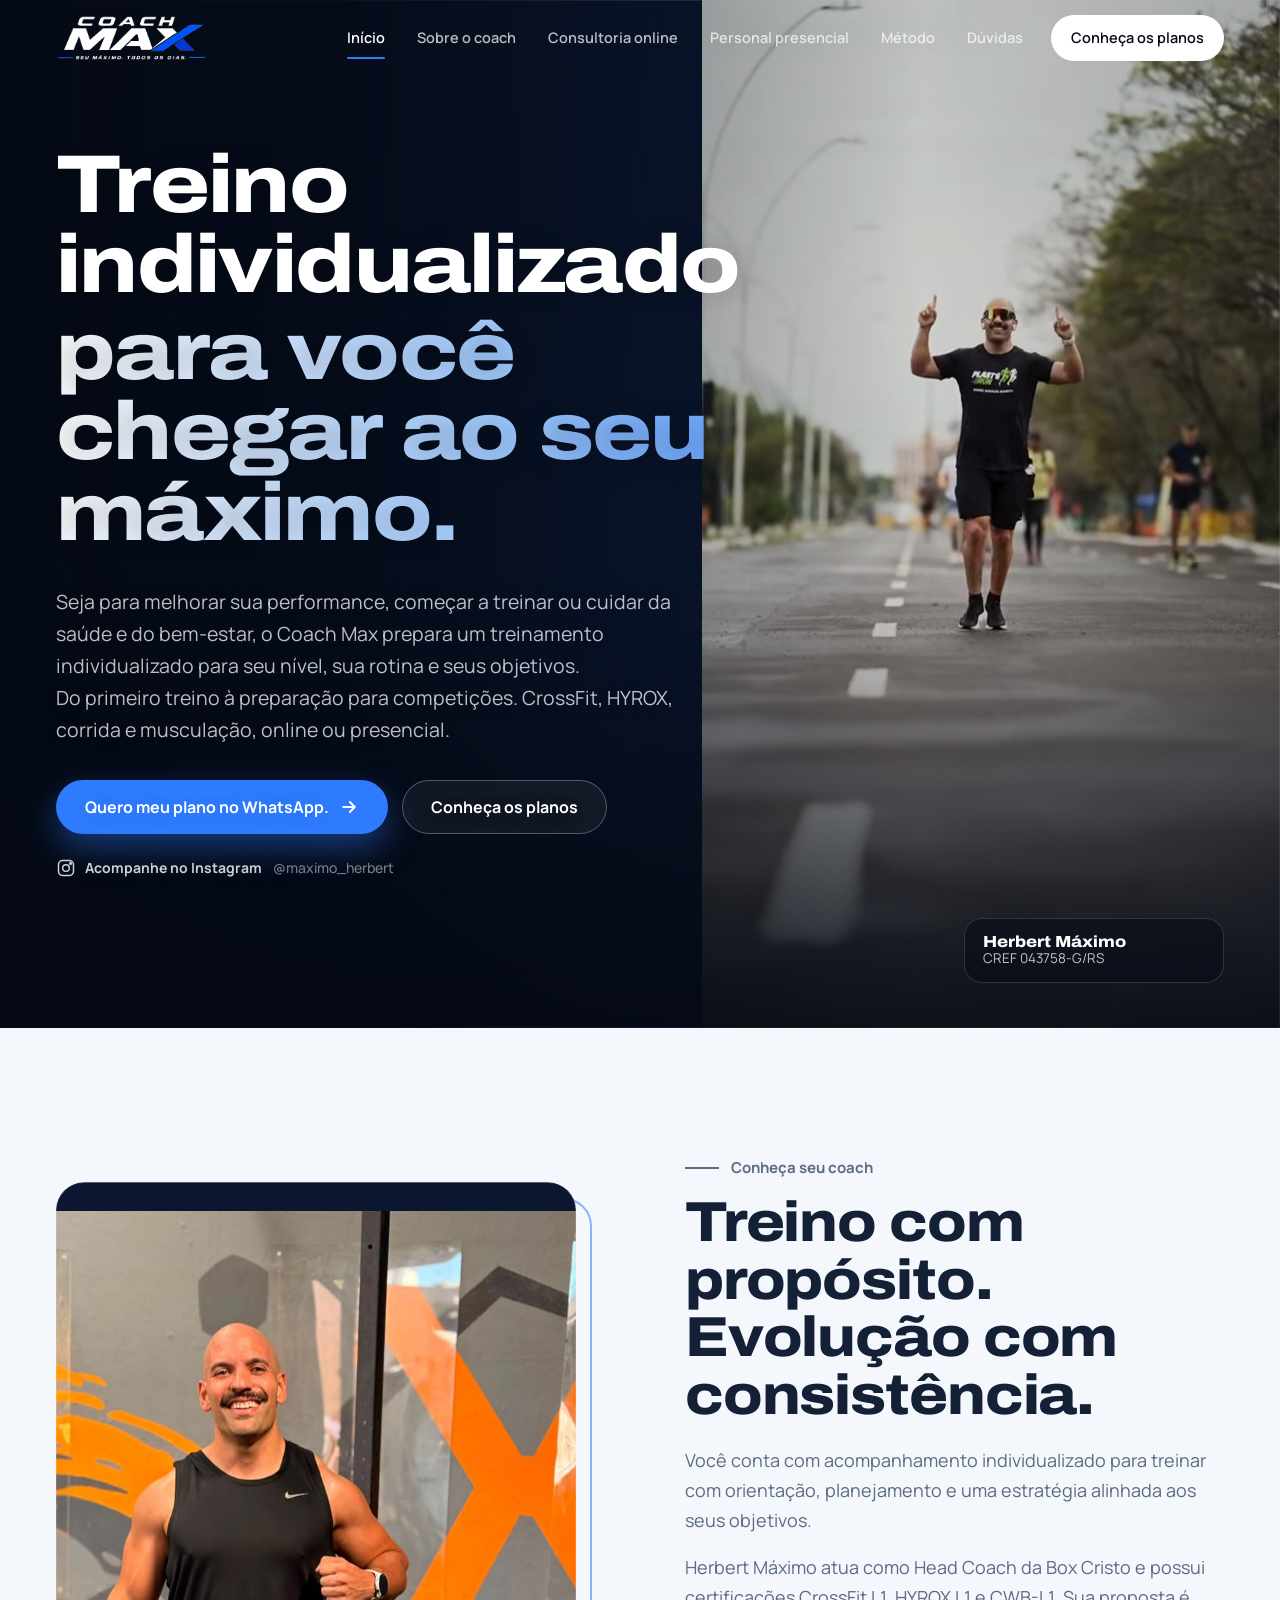
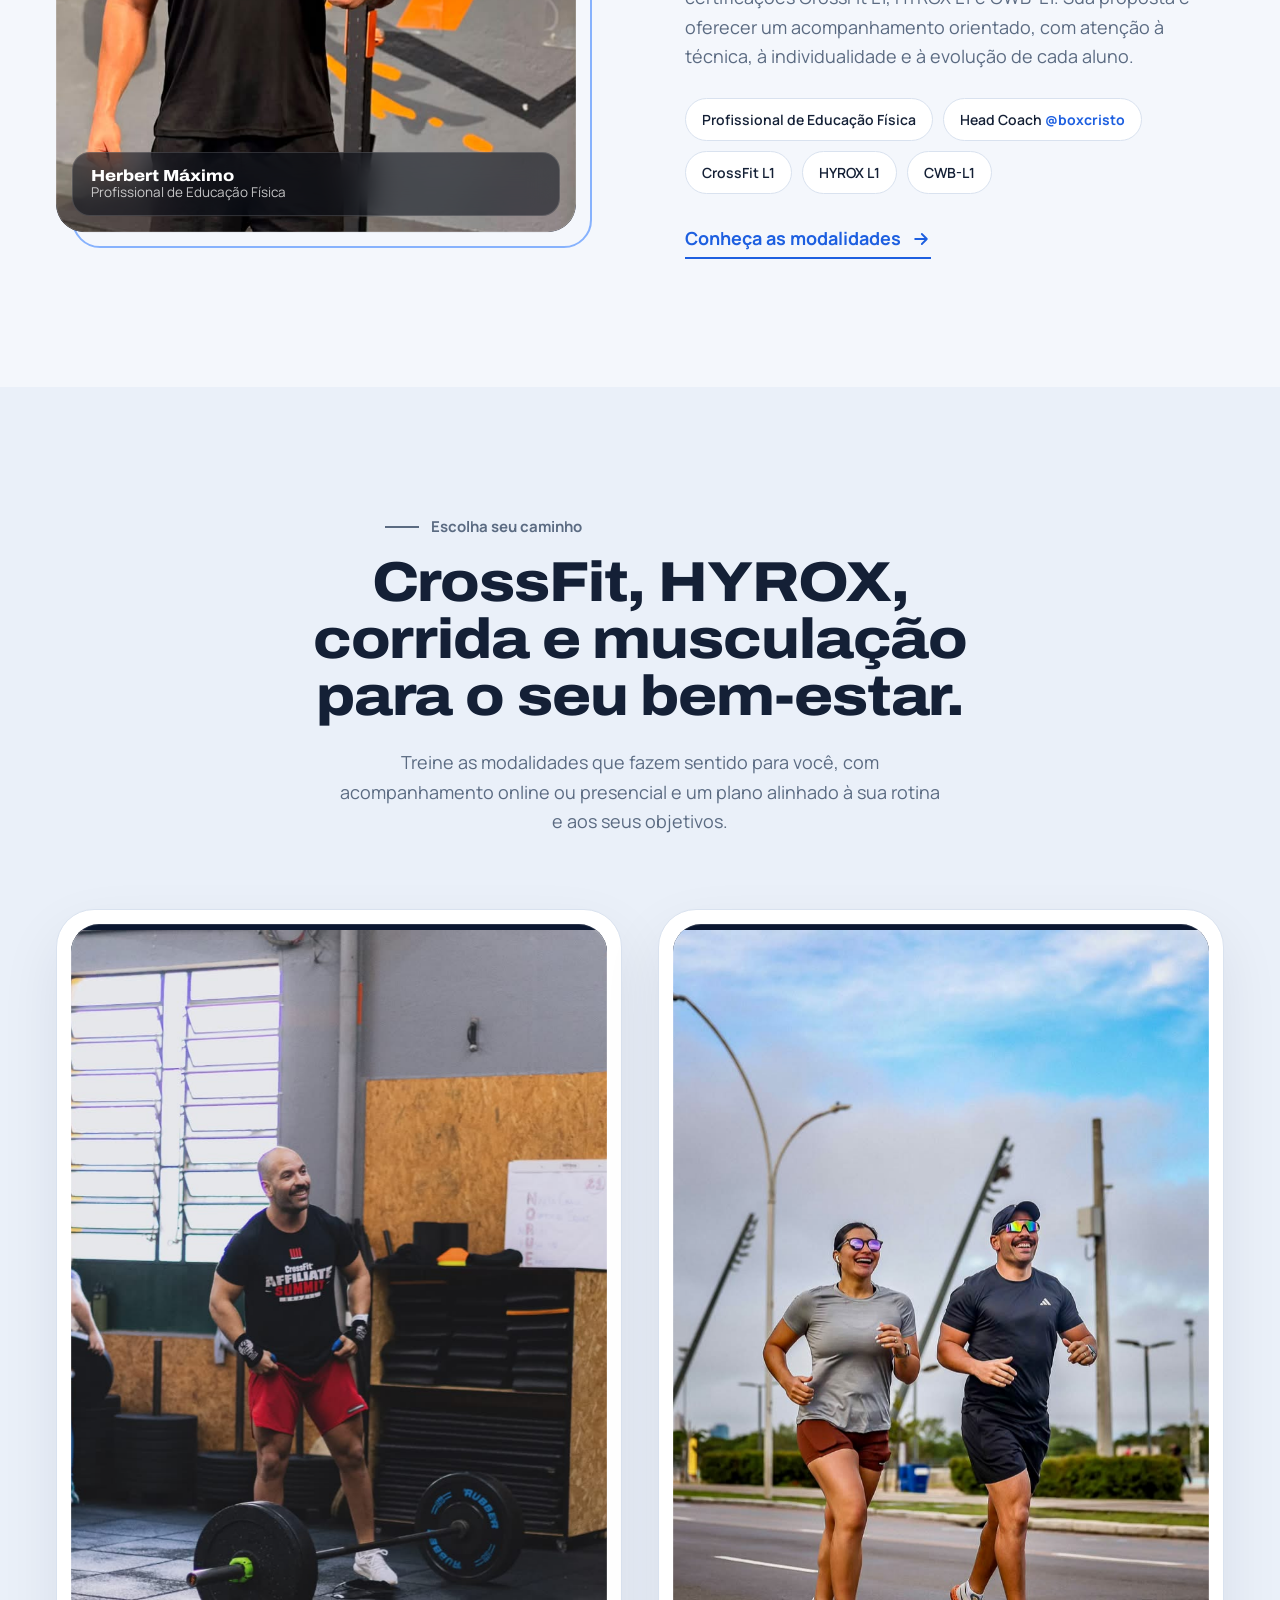
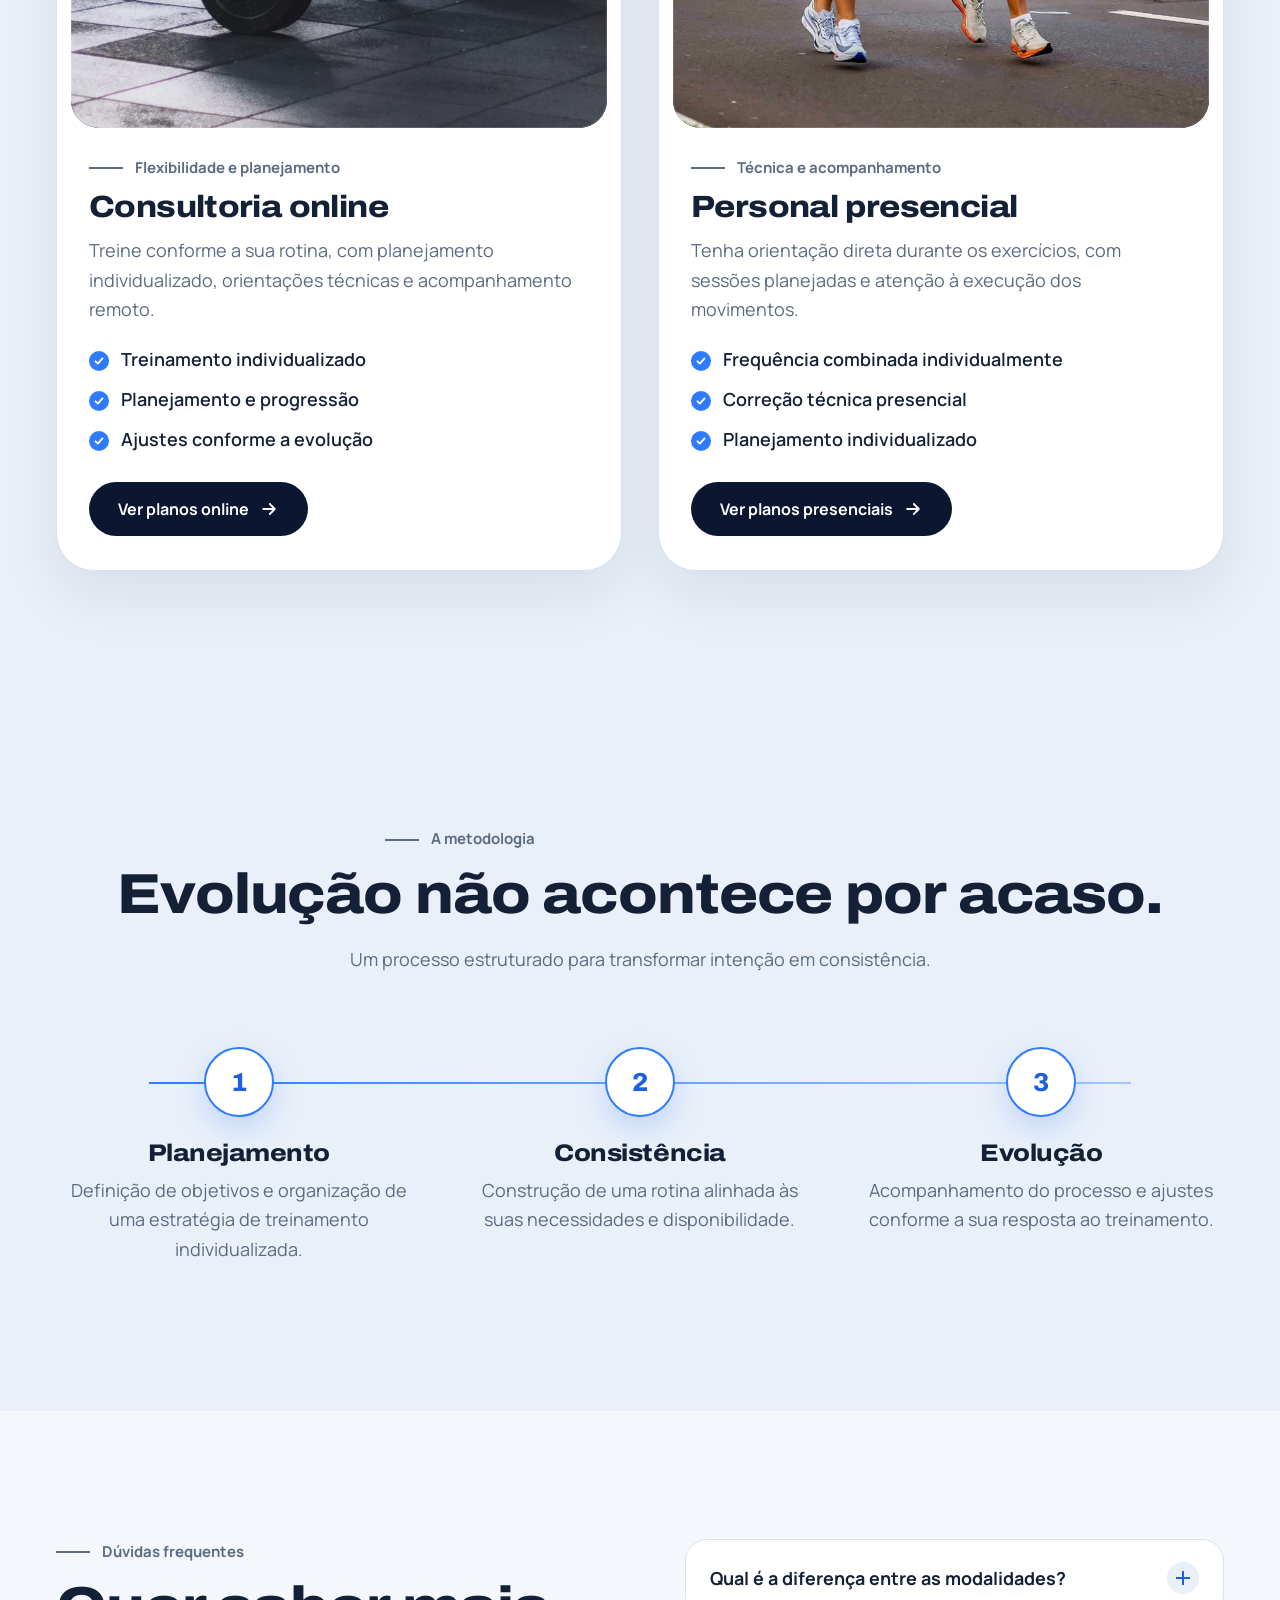
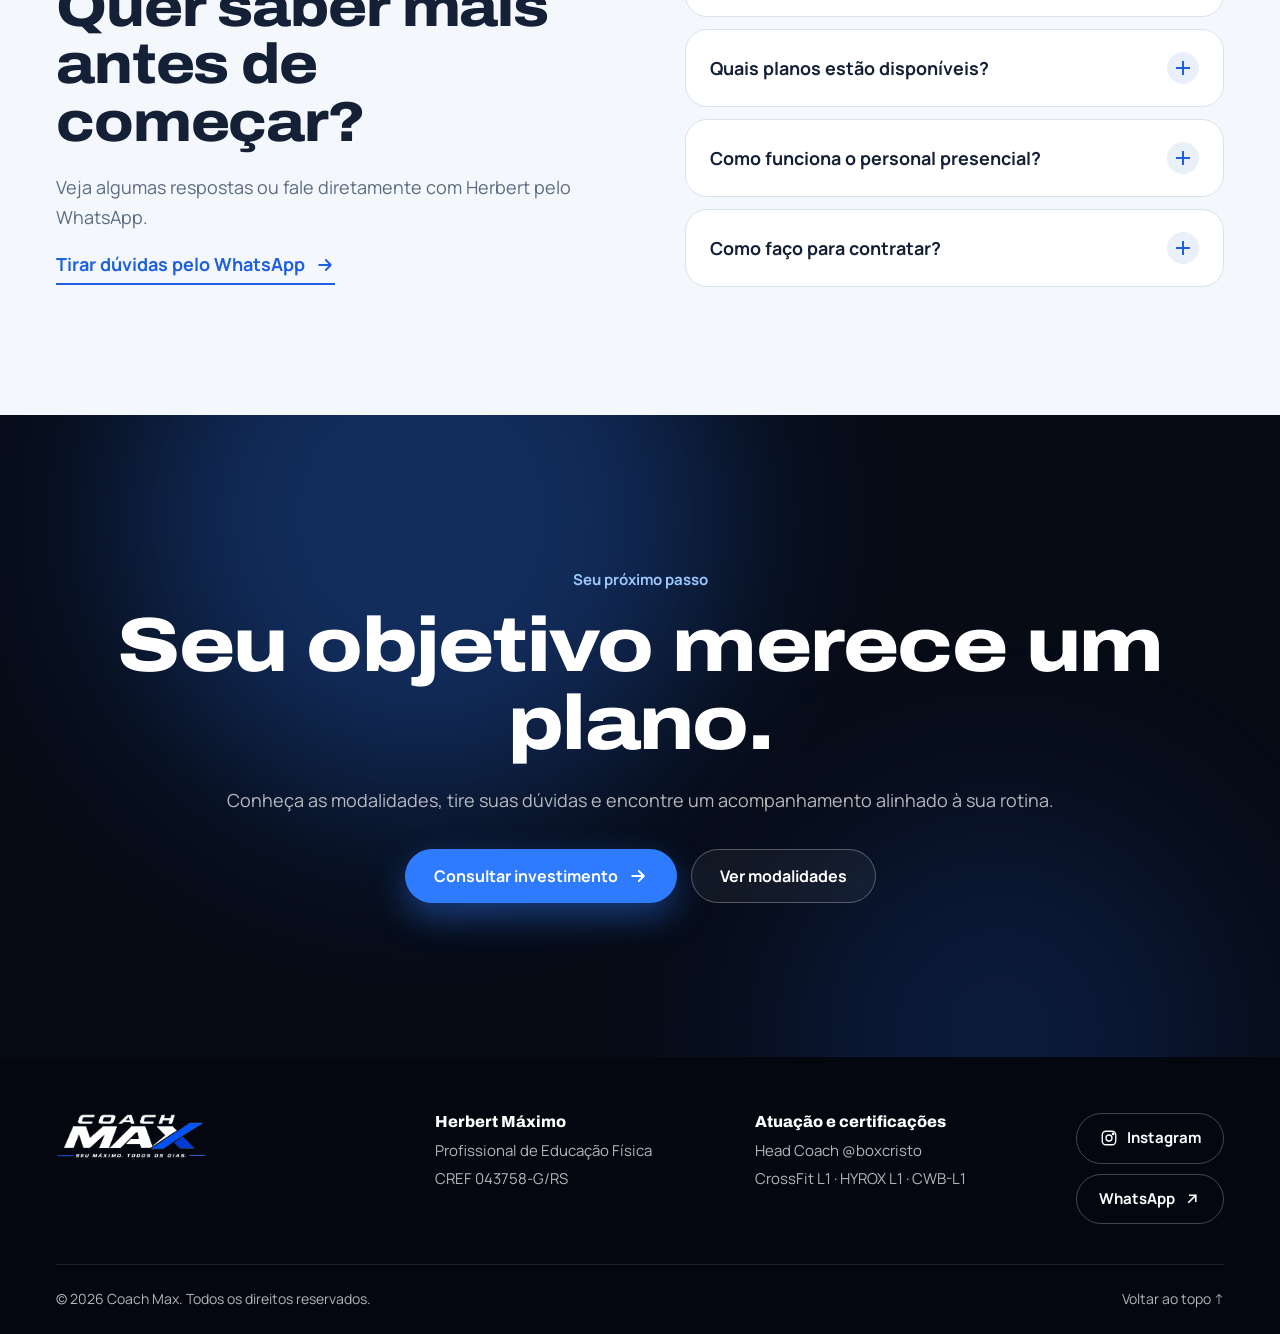
<file: index.html>
<!doctype html>
<html lang="pt-BR">
<head>
  <meta charset="utf-8">
  <meta name="viewport" content="width=device-width, initial-scale=1, viewport-fit=cover">
  <meta name="theme-color" content="#060b16">
  <meta name="description" content="Coach Max — Herbert Máximo. Treinamento individualizado para performance, saúde e bem-estar, com consultoria online e personal presencial.">
  <meta property="og:title" content="Coach Max | Herbert Máximo">
  <meta property="og:description" content="Treinamento individualizado para performance, saúde e bem-estar, com orientação profissional e evolução contínua.">
  <meta property="og:type" content="website">
  <meta property="og:image" content="assets/videos/poster.jpg">
  <title>Coach Max | Treinamento para performance, saúde e bem-estar</title>
  <link rel="preconnect" href="https://fonts.googleapis.com">
  <link rel="preconnect" href="https://fonts.gstatic.com" crossorigin>
  <link href="https://fonts.googleapis.com/css2?family=Archivo:wdth,wght@100,800;112,700;125,800&family=Manrope:wght@400;500;600;700&display=swap" rel="stylesheet">
  <link rel="stylesheet" href="./css/style.css">
  <script>document.documentElement.classList.add("js")</script>
  <script src="js/script.js" defer></script>
</head>
<body>
  <a class="skip-link" href="#conteudo">Pular para o conteúdo</a>
  <div class="progress" aria-hidden="true"><i></i></div>

  <header class="site-header" id="topo">
    <div class="container nav-wrap">
      <a class="brand" href="#inicio" aria-label="Coach Max, início">
        <img class="brand-logo" src="assets/images/coach-max-logo-white.png" alt="Coach Max — Seu máximo. Todos os dias.">
      </a>
      <button class="menu-toggle" type="button" aria-expanded="false" aria-controls="main-nav" aria-label="Abrir menu"><span></span><span></span></button>
      <nav class="main-nav" id="main-nav" aria-label="Navegação principal">
        <a href="#inicio" style="--i:1">Início</a>
        <a href="#sobre" style="--i:2">Sobre o coach</a>
        <a href="#online" style="--i:3">Consultoria online</a>
        <a href="#presencial" style="--i:4">Personal presencial</a>
        <a href="#metodo" style="--i:5">Método</a>
        <a href="#faq" style="--i:6">Dúvidas</a>
        <a class="nav-cta" href="planos.html" style="--i:7">Conheça os planos</a>
        <i class="nav-indicator" aria-hidden="true"></i>
      </nav>
    </div>
  </header>

  <main id="conteudo">
    <!-- HERO -->
    <section class="hero" id="inicio" aria-labelledby="hero-title">
      <div class="hero-bg" aria-hidden="true"><div class="glow g1"></div><div class="glow g2"></div></div>
      <div class="container hero-grid">
        <div class="hero-copy">
          <h1 id="hero-title">
            <span class="line"><span style="--i:1">Treino individualizado</span></span>
            <span class="line"><span style="--i:2" class="soft">para você chegar ao seu máximo.</span></span>
          </h1>
          <p class="hero-lead" data-in style="--i:4">Seja para melhorar sua performance, começar a treinar ou cuidar da saúde e do bem-estar, o Coach Max prepara um treinamento individualizado para seu nível, sua rotina e seus objetivos.<br><span class="hero-support">Do primeiro treino à preparação para competições. CrossFit, HYROX, corrida e musculação, online ou presencial.</span></p>
          <div class="button-row" data-in style="--i:5">
            <a class="btn btn-primary" href="planos.html"><span>Quero meu plano no WhatsApp.</span><svg viewBox="0 0 24 24" aria-hidden="true"><path d="M5 12h14M13 6l6 6-6 6"/></svg></a>
            <a class="btn btn-ghost" href="https://wa.me/5551980130227?text=Ol%C3%A1%2C%20Coach%20Max!%20Conheci%20seu%20site%20e%20gostaria%20de%20saber%20mais%20sobre%20seus%20servi%C3%A7os." target="_blank" rel="noopener noreferrer"><span>Conheça os planos</span></a>
          </div>
          <a class="instagram-link" href="https://www.instagram.com/maximo_herbert/" target="_blank" rel="noopener noreferrer" aria-label="Acompanhe Herbert Máximo no Instagram">
            <svg viewBox="0 0 24 24" aria-hidden="true"><rect x="3" y="3" width="18" height="18" rx="5"/><circle cx="12" cy="12" r="4"/><circle cx="17.5" cy="6.5" r="1"/></svg>
            <span>Acompanhe no Instagram</span><span class="instagram-handle">@maximo_herbert</span>
          </a>
        </div>

        <div class="hero-visual" data-in style="--i:3">
          <div class="frame hero-frame">
            <div class="frame-inner">
              <video class="hero-video" autoplay muted loop playsinline preload="auto" poster="assets/videos/poster.jpg" aria-label="Herbert Máximo correndo em uma avenida">
                <source src="assets/videos/herbert-correndo.webm" type="video/webm; codecs=vp9">
                <source src="assets/videos/herbert-correndo.mp4" type="video/mp4">
              </video>
              <div class="frame-shade"></div>
              <div class="frame-caption"><strong>Herbert Máximo</strong><span>CREF 043758-G/RS</span></div>
            </div>
          </div>
          <svg class="seal" viewBox="0 0 200 200" aria-hidden="true">
            <defs><path id="circ" d="M100,100 m-78,0 a78,78 0 1,1 156,0 a78,78 0 1,1 -156,0"/></defs>
            <text><textPath href="#circ" startOffset="0">CrossFit L1 • HYROX L1 • CWB-L1 • Head Coach •</textPath></text>
            <circle cx="100" cy="100" r="40"/><path d="M82 108l12-24 8 14 6-8 10 18z"/>
          </svg>
        </div>
      </div>
      <a class="scroll-cue" href="#sobre" aria-label="Rolar para conhecer o coach"><i></i><span>Conheça o coach</span></a>
    </section>

    <!-- SOBRE -->
    <section class="section light" id="sobre">
      <div class="container split">
        <div class="frame" data-reveal="frame">
          <div class="frame-inner">
            <img src="assets/images/herbert-treino.webp" alt="Herbert Máximo em pé na academia, pronto para treinar" width="720" height="1280" loading="lazy" class="photo-running-pair" style="object-position:50% 30%" data-parallax>
            <div class="frame-caption"><strong>Herbert Máximo</strong><span>Profissional de Educação Física</span></div>
          </div>
        </div>
        <div class="copy">
          <p class="kicker" data-reveal>Conheça seu coach</p>
          <h2 data-reveal style="--d:80">Treino com propósito.<br>Evolução com consistência.</h2>
          <p data-reveal style="--d:140">Você conta com acompanhamento individualizado para treinar com orientação, planejamento e uma estratégia alinhada aos seus objetivos.</p>
          <p data-reveal style="--d:200">Herbert Máximo atua como Head Coach da Box Cristo e possui certificações CrossFit L1, HYROX L1 e CWB-L1. Sua proposta é oferecer um acompanhamento orientado, com atenção à técnica, à individualidade e à evolução de cada aluno.</p>
          <div class="chips" data-reveal style="--d:260">
            <span>Profissional de Educação Física</span><span>Head Coach <b>@boxcristo</b></span><span>CrossFit L1</span><span>HYROX L1</span><span>CWB-L1</span>
          </div>
          <a class="text-link" href="#modalidades" data-reveal style="--d:320"><span>Conheça as modalidades</span><svg viewBox="0 0 24 24" aria-hidden="true"><path d="M5 12h14M13 6l6 6-6 6"/></svg></a>
        </div>
      </div>
    </section>

    <!-- MODALIDADES -->
    <section class="section pale" id="modalidades">
      <div class="container">
        <div class="heading center">
          <p class="kicker" data-reveal>Escolha seu caminho</p>
          <h2 data-reveal style="--d:80">CrossFit, HYROX,<br>corrida e musculação<br>para o seu bem-estar.</h2>
          <p data-reveal style="--d:140">Treine as modalidades que fazem sentido para você, com acompanhamento online ou presencial e um plano alinhado à sua rotina e aos seus objetivos.</p>
        </div>
        <div class="cards">
          <article class="card" data-reveal style="--d:0">
            <div class="frame frame-wide"><div class="frame-inner"><img src="assets/images/herbert-em-pe.jpeg" alt="Herbert Máximo treinando na barra em uma academia" width="858" height="1280" style="object-position:50% 44%" loading="lazy" class="photo-online" style="object-position:50% 38%" data-parallax></div></div>
            <div class="card-body">
              <p class="kicker">Flexibilidade e planejamento</p>
              <h3>Consultoria online</h3>
              <p>Treine conforme a sua rotina, com planejamento individualizado, orientações técnicas e acompanhamento remoto.</p>
              <ul class="checks"><li>Treinamento individualizado</li><li>Planejamento e progressão</li><li>Ajustes conforme a evolução</li></ul>
              <a class="btn btn-dark" href="planos.html?tipo=online#online"><span>Ver planos online</span><svg viewBox="0 0 24 24" aria-hidden="true"><path d="M5 12h14M13 6l6 6-6 6"/></svg></a>
            </div>
          </article>
          <article class="card" data-reveal style="--d:140">
            <div class="frame frame-wide"><div class="frame-inner"><img src="assets/images/herbert-presencial-corrida.jpeg" alt="Herbert Máximo correndo ao lado de uma atleta" width="858" height="1280" style="object-position:50% 45%" loading="lazy" class="photo-presencial" style="object-position:50% 38%" data-parallax></div></div>
            <div class="card-body">
              <p class="kicker">Técnica e acompanhamento</p>
              <h3>Personal presencial</h3>
              <p>Tenha orientação direta durante os exercícios, com sessões planejadas e atenção à execução dos movimentos.</p>
              <ul class="checks"><li>Frequência combinada individualmente</li><li>Correção técnica presencial</li><li>Planejamento individualizado</li></ul>
              <a class="btn btn-dark" href="planos.html?tipo=presencial#presencial"><span>Ver planos presenciais</span><svg viewBox="0 0 24 24" aria-hidden="true"><path d="M5 12h14M13 6l6 6-6 6"/></svg></a>
            </div>
          </article>
        </div>
      </div>
    </section>


    <!-- MÉTODO -->
    <section class="section pale" id="metodo">
      <div class="container">
        <div class="heading center">
          <p class="kicker" data-reveal>A metodologia</p>
          <h2 data-reveal style="--d:80">Evolução não acontece por acaso.</h2>
          <p data-reveal style="--d:140">Um processo estruturado para transformar intenção em consistência.</p>
        </div>
        <div class="steps" data-reveal="line">
          <article data-reveal style="--d:100"><span>1</span><h3>Planejamento</h3><p>Definição de objetivos e organização de uma estratégia de treinamento individualizada.</p></article>
          <article data-reveal style="--d:260"><span>2</span><h3>Consistência</h3><p>Construção de uma rotina alinhada às suas necessidades e disponibilidade.</p></article>
          <article data-reveal style="--d:420"><span>3</span><h3>Evolução</h3><p>Acompanhamento do processo e ajustes conforme a sua resposta ao treinamento.</p></article>
        </div>
      </div>
    </section>

    <!-- FAQ -->
    <section class="section light" id="faq">
      <div class="container split faq">
        <div class="copy">
          <p class="kicker" data-reveal>Dúvidas frequentes</p>
          <h2 data-reveal style="--d:80">Quer saber mais antes de começar?</h2>
          <p data-reveal style="--d:140">Veja algumas respostas ou fale diretamente com Herbert pelo WhatsApp.</p>
          <a class="text-link" data-reveal style="--d:200" href="https://wa.me/5551980130227?text=Ol%C3%A1%2C%20Coach%20Max!%20Tenho%20algumas%20d%C3%BAvidas%20sobre%20seus%20servi%C3%A7os." target="_blank" rel="noopener noreferrer"><span>Tirar dúvidas pelo WhatsApp</span><svg viewBox="0 0 24 24" aria-hidden="true"><path d="M5 12h14M13 6l6 6-6 6"/></svg></a>
        </div>
        <div class="acc" data-reveal="right">
          <div class="acc-item"><h3><button type="button" aria-expanded="false">Qual é a diferença entre as modalidades?<i aria-hidden="true"></i></button></h3><div class="acc-panel"><div><p>A consultoria online oferece planejamento e acompanhamento remoto. O personal presencial inclui sessões com orientação direta durante os exercícios.</p></div></div></div>
          <div class="acc-item"><h3><button type="button" aria-expanded="false">Quais planos estão disponíveis?<i aria-hidden="true"></i></button></h3><div class="acc-panel"><div><p>As duas modalidades possuem opções mensal, bimestral e trimestral. Entre em contato para consultar o investimento e as condições.</p></div></div></div>
          <div class="acc-item"><h3><button type="button" aria-expanded="false">Como funciona o personal presencial?<i aria-hidden="true"></i></button></h3><div class="acc-panel"><div><p>O acompanhamento pode ser online ou presencial. No presencial, a quantidade e a frequência das sessões são combinadas individualmente com Herbert, conforme os objetivos e a rotina de cada aluno.</p></div></div></div>
          <div class="acc-item"><h3><button type="button" aria-expanded="false">Como faço para contratar?<i aria-hidden="true"></i></button></h3><div class="acc-panel"><div><p>Escolha a modalidade, selecione o plano e toque em “Enviar no WhatsApp” para conversar diretamente com Herbert, com a mensagem já preenchida.</p></div></div></div>
        </div>
      </div>
    </section>

    <!-- CTA -->
    <section class="section dark final" id="contato">
      <div class="glow g1" aria-hidden="true"></div><div class="glow g2" aria-hidden="true"></div>
      <div class="container center">
        <p class="kicker" data-reveal>Seu próximo passo</p>
        <h2 data-reveal style="--d:80">Seu objetivo merece um plano.</h2>
        <p data-reveal style="--d:140">Conheça as modalidades, tire suas dúvidas e encontre um acompanhamento alinhado à sua rotina.</p>
        <div class="button-row center-row" data-reveal style="--d:200">
          <a class="btn btn-primary" href="https://wa.me/5551980130227?text=Ol%C3%A1%2C%20Coach%20Max!%20Conheci%20seu%20site%20e%20gostaria%20de%20consultar%20os%20investimentos%20dos%20planos." target="_blank" rel="noopener noreferrer"><span>Consultar investimento</span><svg viewBox="0 0 24 24" aria-hidden="true"><path d="M5 12h14M13 6l6 6-6 6"/></svg></a>
          <a class="btn btn-ghost" href="planos.html"><span>Ver modalidades</span></a>
        </div>
      </div>
    </section>
  </main>

  <footer class="site-footer">
    <div class="container footer-main">
      <a class="brand" href="#inicio"><img class="brand-logo" src="assets/images/coach-max-logo-white.png" alt="Coach Max — Seu máximo. Todos os dias."></a>
      <div class="footer-info"><strong>Herbert Máximo</strong><span>Profissional de Educação Física</span><span>CREF 043758-G/RS</span></div>
      <div class="footer-info"><strong>Atuação e certificações</strong><span>Head Coach @boxcristo</span><span>CrossFit L1 · HYROX L1 · CWB-L1</span></div>
      <div class="footer-socials">
        <a class="footer-social instagram-social" href="https://www.instagram.com/maximo_herbert/" target="_blank" rel="noopener noreferrer" aria-label="Instagram de Herbert Máximo">
          <svg viewBox="0 0 24 24" aria-hidden="true"><rect x="3" y="3" width="18" height="18" rx="5"/><circle cx="12" cy="12" r="4"/><circle cx="17.5" cy="6.5" r="1"/></svg><span>Instagram</span>
        </a>
        <a class="footer-wa" href="https://wa.me/5551980130227" target="_blank" rel="noopener noreferrer"><span>WhatsApp</span><svg viewBox="0 0 24 24" aria-hidden="true"><path d="M7 17L17 7M8 7h9v9"/></svg></a>
      </div>
    </div>
    <div class="container footer-bottom"><span>© <span id="current-year">2026</span> Coach Max. Todos os direitos reservados.</span><a href="#topo">Voltar ao topo ↑</a></div>
  </footer>

  <a class="floating-wa" href="https://wa.me/5551980130227?text=Ol%C3%A1%2C%20Coach%20Max!%20Gostaria%20de%20saber%20mais%20sobre%20seus%20servi%C3%A7os." target="_blank" rel="noopener noreferrer" aria-label="Falar com Herbert pelo WhatsApp">
    <svg viewBox="0 0 24 24" aria-hidden="true"><path d="M20.52 3.48A11.83 11.83 0 0 0 12.1 0C5.55 0 .22 5.33.22 11.88c0 2.1.55 4.15 1.6 5.96L.12 24l6.32-1.66a11.9 11.9 0 0 0 5.66 1.44h.01c6.55 0 11.88-5.33 11.88-11.88 0-3.17-1.23-6.15-3.47-8.42ZM12.1 21.75a9.9 9.9 0 0 1-5.04-1.38l-.36-.21-3.75.98 1-3.66-.23-.38a9.85 9.85 0 0 1-1.51-5.22c0-5.45 4.44-9.89 9.9-9.89a9.82 9.82 0 0 1 7 2.9 9.83 9.83 0 0 1 2.9 7c0 5.46-4.44 9.9-9.9 9.9Zm5.43-7.41c-.3-.15-1.77-.87-2.04-.97-.27-.1-.47-.15-.67.15-.2.3-.77.97-.95 1.17-.17.2-.35.22-.65.07-.3-.15-1.26-.46-2.4-1.47-.89-.79-1.49-1.77-1.66-2.07-.17-.3-.02-.46.13-.61.13-.13.3-.35.45-.52.15-.17.2-.3.3-.5.1-.2.05-.37-.02-.52-.08-.15-.67-1.62-.92-2.22-.24-.58-.49-.5-.67-.51h-.57c-.2 0-.52.07-.79.37-.27.3-1.04 1.02-1.04 2.49s1.07 2.89 1.22 3.09c.15.2 2.1 3.2 5.08 4.49.71.31 1.26.5 1.69.64.71.23 1.35.2 1.86.12.57-.08 1.77-.72 2.02-1.42.25-.7.25-1.3.17-1.42-.07-.13-.27-.2-.57-.35Z"/></svg>
  </a>
</body>
</html>
</file>
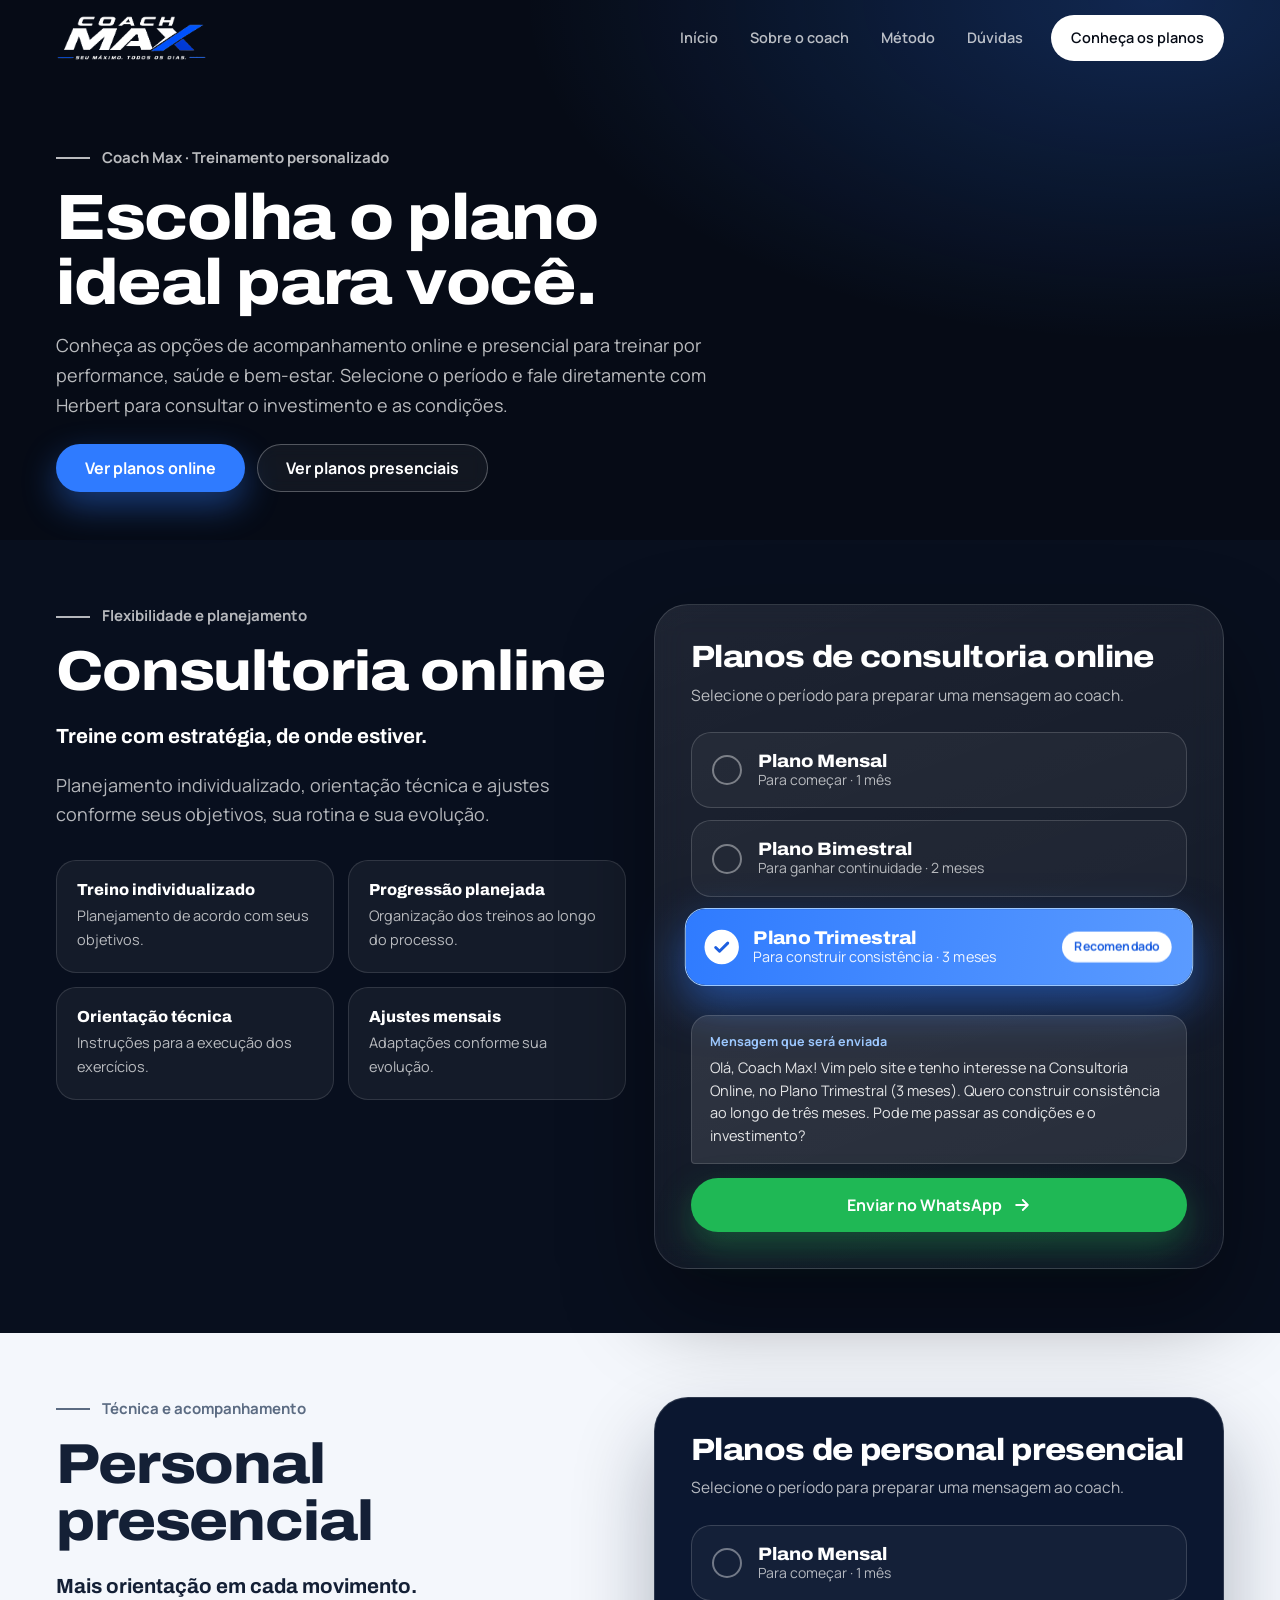
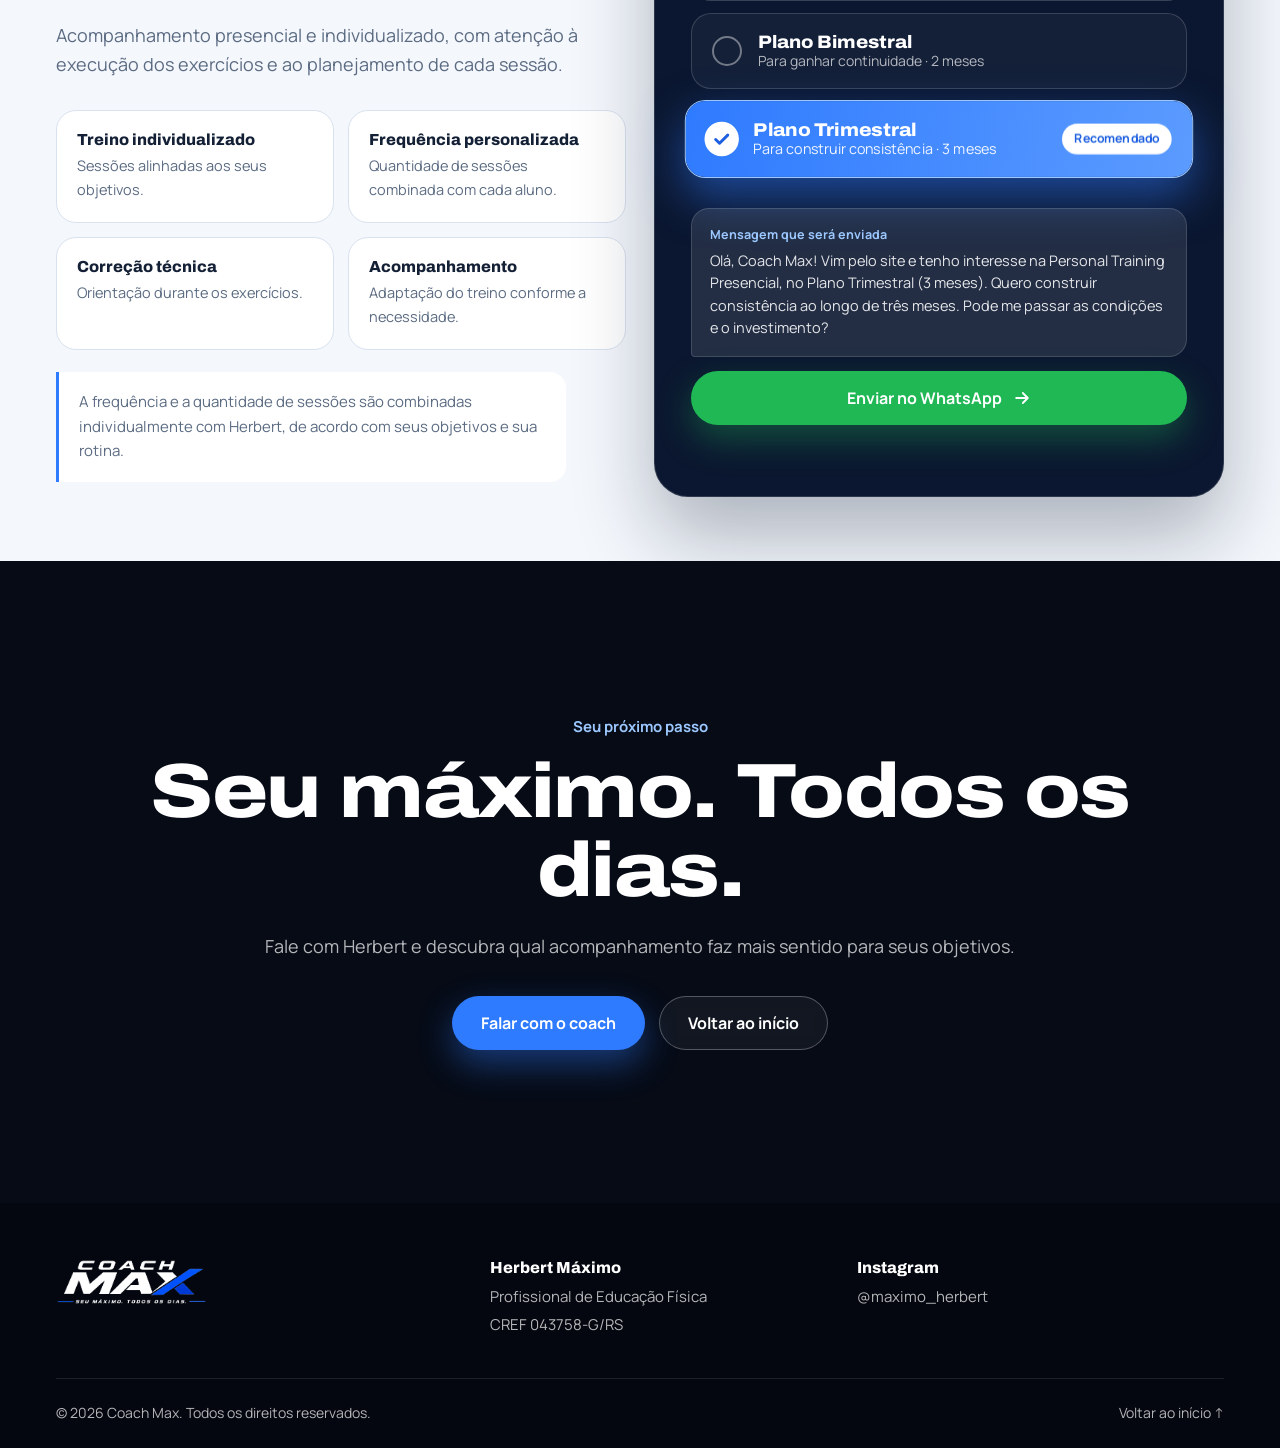
<file: planos.html>
<!doctype html>
<html lang="pt-BR" class="js">
<head>
  <meta charset="utf-8">
  <meta name="viewport" content="width=device-width, initial-scale=1">
  <meta name="theme-color" content="#060b16">
  <meta name="description" content="Conheça os planos de treinamento individualizado do Coach Max para performance, saúde e bem-estar, online ou presencial.">

  <title>Planos de treinamento | Coach Max — Online e presencial</title>

  <link rel="preconnect" href="https://fonts.googleapis.com">
  <link rel="preconnect" href="https://fonts.gstatic.com" crossorigin>

  <link href="https://fonts.googleapis.com/css2?family=Archivo:wght@400;500;600;700;800;900&family=Manrope:wght@400;500;600;700;800&display=swap" rel="stylesheet">

  <link rel="stylesheet" href="./css/style.css">
</head>

<body>

  <a class="skip-link" href="#conteudo">
    Pular para o conteúdo
  </a>

  <div class="progress" aria-hidden="true">
    <i></i>
  </div>

  <!-- CABEÇALHO -->
  <header class="site-header" id="topo">
    <div class="container nav-wrap">

      <a class="brand" href="index.html#inicio" aria-label="Coach Max, início">
        <img
          class="brand-logo"
          src="assets/images/coach-max-logo-white.png"
          alt="Coach Max — Seu máximo. Todos os dias."
        >
      </a>

      <button
        class="menu-toggle"
        type="button"
        aria-expanded="false"
        aria-controls="main-nav"
        aria-label="Abrir menu"
      >
        <span></span>
        <span></span>
      </button>

      <nav class="main-nav" id="main-nav" aria-label="Navegação principal">

        <a href="index.html#inicio" style="--i:1">
          Início
        </a>

        <a href="index.html#sobre" style="--i:2">
          Sobre o coach
        </a>

        <a href="index.html#metodo" style="--i:3">
          Método
        </a>

        <a href="index.html#faq" style="--i:4">
          Dúvidas
        </a>

        <a class="nav-cta" href="planos.html" style="--i:5">
          Conheça os planos
        </a>

        <i class="nav-indicator" aria-hidden="true"></i>

      </nav>
    </div>
  </header>

  <!-- CONTEÚDO PRINCIPAL -->
  <main id="conteudo">

    <!-- HERO DOS PLANOS -->
    <section class="plans-page-hero">
      <div class="container">

        <p class="kicker">
          Coach Max · Treinamento personalizado
        </p>

        <h1>
          Escolha o plano ideal para você.
        </h1>

        <p>
          Conheça as opções de acompanhamento online e presencial para treinar por performance, saúde e bem-estar.
          Selecione o período e fale diretamente com Herbert para
          consultar o investimento e as condições.
        </p>

        <div class="plans-page-actions">

          <a class="btn btn-primary" href="#online">
            <span>Ver planos online</span>
          </a>

          <a class="btn btn-ghost" href="#presencial">
            <span>Ver planos presenciais</span>
          </a>

        </div>
      </div>
    </section>

    <!-- CONSULTORIA ONLINE -->
    <section class="plans-page-section dark" id="online">

      <div class="container plans-page-grid">

        <div class="copy">

          <p class="kicker">
            Flexibilidade e planejamento
          </p>

          <h2>
            Consultoria online
          </h2>

          <p class="lead">
            Treine com estratégia, de onde estiver.
          </p>

          <p>
            Planejamento individualizado, orientação técnica e ajustes
            conforme seus objetivos, sua rotina e sua evolução.
          </p>

          <div class="included">

            <div>
              <strong>Treino individualizado</strong>
              <p>
                Planejamento de acordo com seus objetivos.
              </p>
            </div>

            <div>
              <strong>Progressão planejada</strong>
              <p>
                Organização dos treinos ao longo do processo.
              </p>
            </div>

            <div>
              <strong>Orientação técnica</strong>
              <p>
                Instruções para a execução dos exercícios.
              </p>
            </div>

            <div>
              <strong>Ajustes mensais</strong>
              <p>
                Adaptações conforme sua evolução.
              </p>
            </div>

          </div>
        </div>

        <div class="panel">

          <h3>
            Planos de consultoria online
          </h3>

          <p class="panel-intro">
            Selecione o período para preparar uma mensagem ao coach.
          </p>

          <div
            class="plans"
            data-service="Consultoria Online"
            data-group="online"
          ></div>

        </div>

      </div>
    </section>

    <!-- PERSONAL PRESENCIAL -->
    <section class="plans-page-section light" id="presencial">

      <div class="container plans-page-grid">

        <div class="copy">

          <p class="kicker">
            Técnica e acompanhamento
          </p>

          <h2>
            Personal presencial
          </h2>

          <p class="lead">
            Mais orientação em cada movimento.
          </p>

          <p>
            Acompanhamento presencial e individualizado, com atenção
            à execução dos exercícios e ao planejamento de cada sessão.
          </p>

          <div class="included">

            <div>
              <strong>Treino individualizado</strong>
              <p>
                Sessões alinhadas aos seus objetivos.
              </p>
            </div>

            <div>
              <strong>Frequência personalizada</strong>
              <p>
                Quantidade de sessões combinada com cada aluno.
              </p>
            </div>

            <div>
              <strong>Correção técnica</strong>
              <p>
                Orientação durante os exercícios.
              </p>
            </div>

            <div>
              <strong>Acompanhamento</strong>
              <p>
                Adaptação do treino conforme a necessidade.
              </p>
            </div>

          </div>

          <p class="note">
            A frequência e a quantidade de sessões são combinadas
            individualmente com Herbert, de acordo com seus objetivos e sua rotina.
          </p>

        </div>

        <div class="panel panel-light">

          <h3>
            Planos de personal presencial
          </h3>

          <p class="panel-intro">
            Selecione o período para preparar uma mensagem ao coach.
          </p>

          <div
            class="plans"
            data-service="Personal Training Presencial"
            data-group="presencial"
          ></div>

        </div>

      </div>
    </section>

    <!-- CHAMADA FINAL -->
    <section class="section dark final">

      <div class="container center">

        <p class="kicker">
          Seu próximo passo
        </p>

        <h2>
          Seu máximo. Todos os dias.
        </h2>

        <p>
          Fale com Herbert e descubra qual acompanhamento faz
          mais sentido para seus objetivos.
        </p>

        <div class="button-row center-row">

          <a
            class="btn btn-primary"
            href="https://wa.me/5551980130227?text=Ol%C3%A1%2C%20Coach%20Max!%20Vim%20pela%20p%C3%A1gina%20de%20planos%20do%20site%20e%20gostaria%20de%20consultar%20as%20condi%C3%A7%C3%B5es."
            target="_blank"
            rel="noopener noreferrer"
          >
            <span>Falar com o coach</span>
          </a>

          <a class="btn btn-ghost" href="index.html">
            <span>Voltar ao início</span>
          </a>

        </div>
      </div>
    </section>

  </main>

  <!-- RODAPÉ -->
  <footer class="site-footer">

    <div class="container footer-main">

      <a class="brand" href="index.html#inicio">
        <img
          class="brand-logo"
          src="assets/images/coach-max-logo-white.png"
          alt="Coach Max — Seu máximo. Todos os dias."
        >
      </a>

      <div class="footer-info">

        <strong>Herbert Máximo</strong>

        <span>
          Profissional de Educação Física
        </span>

        <span>
          CREF 043758-G/RS
        </span>

      </div>

      <div class="footer-info">

        <strong>Instagram</strong>

        <a
          href="https://www.instagram.com/maximo_herbert/"
          target="_blank"
          rel="noopener noreferrer"
        >
          @maximo_herbert
        </a>

      </div>

    </div>

    <div class="container footer-bottom">

      <span>
        © <span id="current-year"></span> Coach Max.
        Todos os direitos reservados.
      </span>

      <a href="index.html#inicio">
        Voltar ao início ↑
      </a>

    </div>

  </footer>

  <!-- BOTÃO FLUTUANTE ORIGINAL DO WHATSAPP -->
  <a
    class="floating-wa"
    href="https://wa.me/5551980130227?text=Ol%C3%A1%2C%20Coach%20Max!%20Gostaria%20de%20saber%20mais%20sobre%20seus%20servi%C3%A7os."
    target="_blank"
    rel="noopener noreferrer"
    aria-label="Falar com Herbert pelo WhatsApp"
  >
    <svg viewBox="0 0 24 24" aria-hidden="true">
      <path d="M20.52 3.48A11.83 11.83 0 0 0 12.1 0C5.55 0 .22 5.33.22 11.88c0 2.1.55 4.15 1.6 5.96L.12 24l6.32-1.66a11.9 11.9 0 0 0 5.66 1.44h.01c6.55 0 11.88-5.33 11.88-11.88 0-3.17-1.23-6.15-3.47-8.42ZM12.1 21.75a9.9 9.9 0 0 1-5.04-1.38l-.36-.21-3.75.98 1-3.66-.23-.38a9.85 9.85 0 0 1-1.51-5.22c0-5.45 4.44-9.89 9.9-9.89a9.82 9.82 0 0 1 7 2.9 9.83 9.83 0 0 1 2.9 7c0 5.46-4.44 9.9-9.9 9.9Zm5.43-7.41c-.3-.15-1.77-.87-2.04-.97-.27-.1-.47-.15-.67.15-.2.3-.77.97-.95 1.17-.17.2-.35.22-.65.07-.3-.15-1.26-.46-2.4-1.47-.89-.79-1.49-1.77-1.66-2.07-.17-.3-.02-.46.13-.61.13-.13.3-.35.45-.52.15-.17.2-.3.3-.5.1-.2.05-.37-.02-.52-.08-.15-.67-1.62-.92-2.22-.24-.58-.49-.5-.67-.51h-.57c-.2 0-.52.07-.79.37-.27.3-1.04 1.02-1.04 2.49s1.07 2.89 1.22 3.09c.15.2 2.1 3.2 5.08 4.49.71.31 1.26.5 1.69.64.71.23 1.35.2 1.86.12.57-.08 1.77-.72 2.02-1.42.25-.7.25-1.3.17-1.42-.07-.13-.27-.2-.57-.35Z"/>
    </svg>
  </a>

  <!-- JAVASCRIPT PRINCIPAL -->
  <script src="js/script.js" defer></script>

  <!-- NAVEGAÇÃO DIRETA PARA O PLANO SELECIONADO -->
  <script>
    document.addEventListener("DOMContentLoaded", function () {
      const tipo = new URLSearchParams(window.location.search).get("tipo");

      if (tipo === "presencial") {
        setTimeout(function () {
          document.querySelector("#presencial")?.scrollIntoView({
            behavior: "smooth"
          });
        }, 100);
      } else if (tipo === "online") {
        setTimeout(function () {
          document.querySelector("#online")?.scrollIntoView({
            behavior: "smooth"
          });
        }, 100);
      }
    });
  </script>

</body>
</html>
</file>
<file: css/style.css>
:root{
  --ink:#060b16;--navy:#0b1730;--navy-2:#13294d;--blue:#2f7bff;--blue-2:#1d5fe0;--sky:#9cc8ff;
  --bone:#f4f7fc;--pale:#eaf0f9;--white:#fff;--text:#142036;--muted:#5b6b82;--line:#d9e2ef;
  --ease:cubic-bezier(.16,1,.3,1);--ease-io:cubic-bezier(.65,0,.35,1);
  --f-head:"Archivo","Arial Narrow",system-ui,sans-serif;--f-body:"Manrope",system-ui,-apple-system,"Segoe UI",sans-serif;
  --r:28px;--pad:clamp(20px,5vw,56px);--header:76px;
}
*,*::before,*::after{box-sizing:border-box}
html{-webkit-text-size-adjust:100%;scroll-padding-top:var(--header)}
body{margin:0;font-family:var(--f-body);color:var(--text);background:var(--ink);line-height:1.65;font-size:clamp(16px,1.05vw + 10px,18px);overflow-x:hidden;-webkit-font-smoothing:antialiased}
body.menu-open{overflow:hidden}
img,video,svg{display:block;max-width:100%}
a{color:inherit;text-decoration:none}
button{font:inherit;color:inherit}
h1,h2,h3{font-family:var(--f-head);margin:0;line-height:1.02;letter-spacing:-.02em;font-weight:800;font-stretch:112%}
p{margin:0 0 1em}
:focus-visible{outline:3px solid var(--blue);outline-offset:3px;border-radius:8px}
.container{width:min(1200px,100% - var(--pad)*2);margin-inline:auto}
.skip-link{position:fixed;left:12px;top:-60px;z-index:200;background:#fff;color:#000;padding:10px 16px;border-radius:10px;transition:top .2s}
.skip-link:focus{top:12px}

/* progress + header */
.progress{position:fixed;inset:0 0 auto 0;height:3px;z-index:120;pointer-events:none}
.progress i{display:block;height:100%;background:linear-gradient(90deg,var(--blue),var(--sky));transform-origin:left;transform:scaleX(var(--p,0))}
.site-header{position:fixed;inset:0 0 auto 0;height:var(--header);z-index:100;display:flex;align-items:center;color:#fff;transition:background .5s var(--ease),backdrop-filter .5s,box-shadow .5s,height .5s var(--ease)}
.site-header.scrolled{background:rgba(6,11,22,.78);-webkit-backdrop-filter:blur(18px) saturate(1.4);backdrop-filter:blur(18px) saturate(1.4);box-shadow:0 1px 0 rgba(255,255,255,.08);height:64px}
.nav-wrap{display:flex;align-items:center;justify-content:space-between;gap:24px}
.brand{display:flex;align-items:center;gap:12px;position:relative;z-index:110}
.brand-logo{display:block;width:clamp(126px,13vw,168px);height:auto;max-height:46px;object-fit:contain;object-position:left center}
.brand:hover .brand-logo{opacity:.9;transition:opacity .25s ease}
.brand-mark{width:42px;height:42px;border-radius:13px;display:grid;place-items:center;background:linear-gradient(135deg,var(--blue),var(--blue-2));font:800 15px var(--f-head);letter-spacing:.02em;box-shadow:0 8px 24px rgba(47,123,255,.45);transition:transform .6s var(--ease)}
.brand:hover .brand-mark{transform:rotate(-8deg) scale(1.06)}
.brand-copy{display:flex;flex-direction:column;line-height:1.15}
.brand-copy strong{font:800 17px var(--f-head);font-stretch:112%;letter-spacing:.01em}
.brand-copy small{font-size:11px;color:rgba(255,255,255,.62)}
.main-nav{display:flex;align-items:center;gap:4px;position:relative}
.main-nav a{position:relative;padding:10px 14px;font-size:14.5px;font-weight:600;color:rgba(255,255,255,.72);transition:color .3s}
.main-nav a:hover,.main-nav a.active{color:#fff}
.main-nav .nav-cta{margin-left:10px;padding:11px 20px;border-radius:999px;background:#fff;color:var(--ink);transition:transform .4s var(--ease),background .3s,color .3s}
.main-nav .nav-cta:hover{background:var(--blue);color:#fff;transform:translateY(-2px)}
.nav-indicator{position:absolute;bottom:2px;left:0;height:2px;width:0;background:var(--blue);border-radius:2px;transition:transform .5s var(--ease),width .5s var(--ease),opacity .3s;opacity:0}
.menu-toggle{display:none;position:relative;z-index:110;width:46px;height:46px;border:1px solid rgba(255,255,255,.2);border-radius:14px;background:rgba(255,255,255,.06);cursor:pointer}
.menu-toggle span{position:absolute;left:13px;right:13px;height:2px;background:#fff;border-radius:2px;transition:transform .5s var(--ease)}
.menu-toggle span:first-child{top:18px}.menu-toggle span:last-child{top:26px}
.menu-toggle[aria-expanded=true] span:first-child{transform:translateY(4px) rotate(45deg)}
.menu-toggle[aria-expanded=true] span:last-child{transform:translateY(-4px) rotate(-45deg)}

/* buttons / links */
.btn{--mx:0px;--my:0px;display:inline-flex;align-items:center;justify-content:center;gap:10px;min-height:54px;padding:0 28px;border-radius:999px;font-weight:700;font-size:16px;border:1px solid transparent;cursor:pointer;position:relative;overflow:hidden;transform:translate(var(--mx),var(--my));transition:transform .5s var(--ease),background .35s,color .35s,border-color .35s,box-shadow .4s}
.btn svg,.text-link svg{width:20px;height:20px;fill:none;stroke:currentColor;stroke-width:2.2;stroke-linecap:round;stroke-linejoin:round;transition:transform .5s var(--ease)}
.btn:hover svg,.text-link:hover svg{transform:translateX(5px)}
.btn-primary{background:var(--blue);color:#fff;box-shadow:0 14px 34px rgba(47,123,255,.42)}
.btn-primary:hover{background:#4a8dff;box-shadow:0 18px 44px rgba(47,123,255,.6)}
.btn-ghost{border-color:rgba(255,255,255,.28);color:#fff;background:rgba(255,255,255,.05);-webkit-backdrop-filter:blur(8px);backdrop-filter:blur(8px)}
.btn-ghost:hover{background:#fff;color:var(--ink)}
.btn-dark{background:var(--navy);color:#fff}.btn-dark:hover{background:var(--blue)}
.btn-wa{background:#1fb855;color:#fff;box-shadow:0 14px 34px rgba(31,184,85,.35);width:100%}
.btn-wa:hover{background:#25d366}
.btn:active{transform:translate(var(--mx),var(--my)) scale(.97)}
.text-link{display:inline-flex;align-items:center;gap:10px;font-weight:700;color:var(--blue-2);border-bottom:2px solid currentColor;padding-bottom:3px}
.button-row{display:flex;flex-wrap:wrap;gap:14px}
.instagram-link{display:inline-flex;align-items:center;gap:9px;margin-top:22px;color:rgba(255,255,255,.82);font-size:14px;font-weight:700;transition:color .25s ease}
.instagram-link svg{width:20px;height:20px;fill:none;stroke:currentColor;stroke-width:1.8;stroke-linecap:round;stroke-linejoin:round}
.instagram-link:hover{color:#fff}
.instagram-handle{color:rgba(255,255,255,.48);font-weight:500;margin-left:2px}
.instagram-link:hover .instagram-handle{color:#9cc8ff}

/* hero */
.hero{position:relative;isolation:isolate;min-height:100svh;color:#fff;background:var(--ink);overflow:hidden;display:flex;align-items:center;padding:calc(var(--header) + 24px) 0 96px}
.hero-bg{position:absolute;inset:0;z-index:0;background:radial-gradient(120% 90% at 85% 10%,#14336a 0%,transparent 60%),linear-gradient(180deg,#07101f,#060b16)}
.glow{position:absolute;border-radius:50%;filter:blur(90px);opacity:.55;pointer-events:none}
.g1{width:46vw;height:46vw;max-width:620px;max-height:620px;background:#2f7bff;top:-12%;right:-8%;animation:drift 16s ease-in-out infinite alternate}
.g2{width:34vw;height:34vw;max-width:460px;max-height:460px;background:#1b3f8f;bottom:-18%;left:-8%;animation:drift 20s ease-in-out infinite alternate-reverse}
@keyframes drift{to{transform:translate3d(-40px,36px,0) scale(1.12)}}
.hero-grid{position:static;display:block;width:min(1200px,100% - var(--pad)*2);margin-inline:auto}
.hero-copy{position:relative;z-index:2;width:min(760px,100%);padding-block:clamp(24px,5vh,64px);text-shadow:0 2px 24px rgba(0,0,0,.18)}
.tag{display:inline-flex;align-items:center;gap:10px;padding:8px 16px 8px 12px;border:1px solid rgba(255,255,255,.18);border-radius:999px;background:rgba(255,255,255,.06);font-size:14px;font-weight:600;color:rgba(255,255,255,.86);margin-bottom:26px;-webkit-backdrop-filter:blur(8px);backdrop-filter:blur(8px)}
.pulse-dot{width:8px;height:8px;border-radius:50%;background:#4ade80;box-shadow:0 0 0 0 rgba(74,222,128,.6);animation:ping 2s infinite}
@keyframes ping{70%{box-shadow:0 0 0 10px rgba(74,222,128,0)}100%{box-shadow:0 0 0 0 rgba(74,222,128,0)}}
.hero h1{font-size:clamp(2.5rem,6.4vw,5.6rem);font-stretch:118%;line-height:.98;margin-bottom:26px}
.hero h1 .line{display:block;overflow:hidden;padding-bottom:.08em}
.hero h1 .line>span{display:block}
.soft{background:linear-gradient(95deg,#fff 0%,var(--sky) 60%,var(--blue) 120%);-webkit-background-clip:text;background-clip:text;color:transparent}
.hero-lead{max-width:34em;font-size:clamp(1.02rem,1.2vw + .6rem,1.22rem);color:rgba(255,255,255,.74);margin-bottom:34px}
.hero-visual{position:absolute;inset:0;z-index:1;width:100%;max-width:none;pointer-events:none}
.hero-frame{position:absolute;inset:0;width:100%;height:100%;max-height:none;aspect-ratio:auto;margin:0;transform:none!important;border-radius:0;background:#07101f}
.hero-frame .frame-inner{border-radius:0;box-shadow:none}
.hero-frame .frame-inner::before{content:"";position:absolute;inset:0;z-index:1;pointer-events:none;background:linear-gradient(90deg,rgba(4,9,19,.92) 0%,rgba(4,9,19,.78) 27%,rgba(4,9,19,.34) 48%,rgba(4,9,19,.10) 72%,rgba(4,9,19,.22) 100%),linear-gradient(0deg,rgba(4,9,19,.48) 0%,transparent 34%,rgba(4,9,19,.08) 100%)}
.hero-video{position:absolute;inset:0;width:100%;height:100%;object-fit:contain;object-position:right center;background:transparent;opacity:0;transition:opacity 900ms ease;will-change:opacity;filter:none;transform:none}
.hero-video.is-ready{opacity:1}
.hero-frame .frame-caption{z-index:2;left:auto;right:var(--pad);bottom:clamp(28px,5vh,58px);width:min(260px,calc(100vw - var(--pad)*2));max-width:calc(100vw - var(--pad)*2);box-sizing:border-box}
.seal{display:none}
.seal text{font:700 13.3px var(--f-body);fill:#fff;letter-spacing:.14em;text-transform:uppercase}
.seal circle{fill:var(--blue);stroke:rgba(255,255,255,.25)}.seal path{fill:#fff;transform-origin:100px 100px;animation:spin 26s linear infinite reverse}
@keyframes spin{to{transform:rotate(360deg)}}
.scroll-cue{position:absolute;left:50%;bottom:26px;transform:translateX(-50%);display:flex;flex-direction:column;align-items:center;gap:10px;font-size:13px;font-weight:600;color:rgba(255,255,255,.6)}
.scroll-cue i{width:22px;height:36px;border:2px solid rgba(255,255,255,.4);border-radius:14px;position:relative}
.scroll-cue i::after{content:"";position:absolute;left:50%;top:7px;width:4px;height:7px;margin-left:-2px;border-radius:3px;background:#fff;animation:wheel 1.8s var(--ease) infinite}
@keyframes wheel{0%{opacity:0;transform:translateY(0)}30%{opacity:1}100%{opacity:0;transform:translateY(12px)}}

/* frames (all images) */
.frame{position:relative;aspect-ratio:4/5;width:100%}
.frame-wide{aspect-ratio:2/3}
.frame-inner{position:absolute;inset:0;border-radius:var(--r);overflow:hidden;background:var(--navy);isolation:isolate;box-shadow:0 30px 70px rgba(11,23,48,.22)}
.frame-inner img{width:100%;height:100%;object-fit:cover;transform:translate3d(0,var(--py,0),0) scale(1.02);will-change:transform;object-position:center top}
/* Enquadramentos fotográficos: prioriza rostos e mantém contexto da atividade. */
   .card .frame-wide .photo-online{object-position:50% 50% !important;transform:translate3d(0,var(--py,0),0) scale(1.01)}
  .card .frame-wide .photo-presencial{object-position:50% 50% !important;transform:translate3d(0,var(--py,0),0) scale(1.01)}
  #sobre .photo-running-pair{object-position:50% 28% !important;transform:translate3d(0,var(--py,0),0) scale(1.01)}
.frame:not(.hero-frame)::before{content:"";position:absolute;inset:0;border:2px solid var(--blue);border-radius:var(--r);transform:translate(16px,16px);opacity:.55;transition:transform .8s var(--ease)}
.frame:not(.hero-frame):hover::before{transform:translate(8px,8px)}
.frame-shade{position:absolute;inset:0;background:linear-gradient(180deg,transparent 55%,rgba(6,11,22,.78))}
.frame-inner::after{content:"";position:absolute;inset:0;border-radius:inherit;box-shadow:inset 0 0 0 1px rgba(255,255,255,.14);pointer-events:none}
.frame-caption{position:absolute;left:16px;right:16px;bottom:16px;padding:14px 18px;border-radius:18px;background:rgba(6,11,22,.55);-webkit-backdrop-filter:blur(14px);backdrop-filter:blur(14px);border:1px solid rgba(255,255,255,.14);color:#fff;display:flex;flex-direction:column;line-height:1.3}
.frame-caption strong{font:800 16px var(--f-head);font-stretch:112%}.frame-caption span{font-size:13.5px;color:rgba(255,255,255,.75)}

/* sections */
.section{position:relative;padding:clamp(72px,10vw,140px) 0;overflow:hidden}
.light{background:var(--bone)}.pale{background:var(--pale)}.dark{background:var(--ink);color:#fff}
.dark .glow{opacity:.3}
.split{display:grid;grid-template-columns:1fr 1fr;align-items:center;gap:clamp(36px,7vw,110px)}
.split>.frame{max-width:520px}
.split-plans{align-items:start}
.copy h2,.heading h2,.final h2{font-size:clamp(2rem,4.4vw,3.6rem);margin-bottom:22px}
.copy p,.heading p{color:var(--muted);max-width:34em}
.dark .copy p,.dark .heading p,.final p{color:rgba(255,255,255,.7)}
.kicker{font-weight:700;font-size:15px;color:var(--blue-2);margin-bottom:14px;display:flex;align-items:center;gap:12px}
.kicker::before{content:"";width:34px;height:2px;background:currentColor;transform-origin:left;animation:none}
.dark .kicker{color:var(--sky)}
.lead{font:700 clamp(1.15rem,1.6vw,1.4rem)/1.35 var(--f-head)!important;color:var(--text)!important;font-stretch:105%}
.dark .lead{color:#fff!important}
.chips{display:flex;flex-wrap:wrap;gap:10px;margin:26px 0 30px}
.chips span{padding:9px 16px;border-radius:999px;background:#fff;border:1px solid var(--line);font-size:14px;font-weight:600;transition:transform .4s var(--ease),border-color .3s,background .3s}
.chips span:hover{transform:translateY(-3px);border-color:var(--blue);background:#f0f6ff}
.chips b{color:var(--blue-2)}
.heading.center,.center{text-align:center}.heading.center p,.final .center p{margin-inline:auto}
.heading{margin-bottom:clamp(36px,6vw,72px)}

/* cards */
.cards{display:grid;grid-template-columns:repeat(2,1fr);gap:clamp(20px,3vw,36px)}
.card{background:#fff;border-radius:calc(var(--r) + 10px);padding:14px 14px 34px;box-shadow:0 24px 60px rgba(11,23,48,.08);border:1px solid var(--line);transition:transform .7s var(--ease),box-shadow .7s var(--ease)}
.card:hover{transform:translateY(-8px)!important;box-shadow:0 40px 80px rgba(11,23,48,.16)}
.card .frame-inner{box-shadow:none}
.card .frame::before{display:none}
.card-body{padding:28px 18px 0}
.card h3{font-size:clamp(1.5rem,2.4vw,2rem);margin-bottom:14px}
.card p{color:var(--muted)}
.card .kicker{margin-bottom:10px}
.checks{list-style:none;margin:20px 0 28px;padding:0;display:grid;gap:10px}
.checks li{position:relative;padding-left:32px;font-weight:600}
.checks li::before{content:"";position:absolute;left:0;top:.35em;width:20px;height:20px;border-radius:50%;background:var(--blue) url("data:image/svg+xml,%3Csvg xmlns='http://www.w3.org/2000/svg' viewBox='0 0 24 24' fill='none' stroke='white' stroke-width='3.2' stroke-linecap='round' stroke-linejoin='round'%3E%3Cpath d='M6 12.5l4 4 8-9'/%3E%3C/svg%3E") center/70% no-repeat}

/* included */
.included{display:grid;grid-template-columns:repeat(2,1fr);gap:14px;margin-top:30px}
.included div{padding:20px;border-radius:20px;border:1px solid var(--line);background:#fff;transition:transform .5s var(--ease),border-color .3s}
.dark .included div{background:rgba(255,255,255,.05);border-color:rgba(255,255,255,.12)}
.included div:hover{transform:translateY(-4px);border-color:var(--blue)}
.included strong{display:block;font:800 16px var(--f-head);margin-bottom:6px}
.included p{margin:0;font-size:14.5px}
.note{margin-top:22px;padding:18px 20px;border-left:3px solid var(--blue);background:#fff;border-radius:0 16px 16px 0;font-size:15px}

/* plans */
.panel{padding:clamp(22px,3vw,36px);border-radius:calc(var(--r) + 6px);background:linear-gradient(160deg,rgba(255,255,255,.09),rgba(255,255,255,.03));border:1px solid rgba(255,255,255,.14);color:#fff;-webkit-backdrop-filter:blur(16px);backdrop-filter:blur(16px);box-shadow:0 40px 90px rgba(0,0,0,.4)}
.panel h3{font-size:clamp(1.5rem,2.4vw,2rem);margin-bottom:10px}
.panel-intro{color:rgba(255,255,255,.7);margin-bottom:24px;font-size:15.5px}
.panel-light{background:var(--navy);box-shadow:0 40px 80px rgba(11,23,48,.3)}
.plans{display:grid;gap:12px}
.plan{position:relative;display:block;cursor:pointer}
.plan input{position:absolute;opacity:0;inset:0;width:100%;height:100%;margin:0;cursor:pointer}
.plan-body{position:relative;overflow:hidden;display:flex;align-items:center;gap:16px;padding:18px 20px;border-radius:20px;border:1.5px solid rgba(255,255,255,.16);background:rgba(255,255,255,.04);transition:transform .6s var(--ease),border-color .35s,box-shadow .5s,background .35s}
.plan-body::before{content:"";position:absolute;inset:0;background:linear-gradient(100deg,var(--blue),#5b9bff);transform:scaleX(0);transform-origin:left;transition:transform .7s var(--ease);z-index:0}
.plan-body>*{position:relative;z-index:1}
.plan:hover .plan-body{border-color:rgba(255,255,255,.4);transform:translateX(4px)}
.plan input:checked+.plan-body{border-color:var(--sky);box-shadow:0 18px 44px rgba(47,123,255,.5);transform:scale(1.025)}
.plan input:checked+.plan-body::before{transform:scaleX(1)}
.plan input:focus-visible+.plan-body{outline:3px solid #fff;outline-offset:3px}
.plan-check{flex:none;width:30px;height:30px;border-radius:50%;border:2px solid rgba(255,255,255,.4);display:grid;place-items:center;transition:background .4s,border-color .4s,transform .6s var(--ease)}
.plan-check svg{width:18px;height:18px;fill:none;stroke:var(--blue-2);stroke-width:3.4;stroke-linecap:round;stroke-linejoin:round;stroke-dasharray:24;stroke-dashoffset:24;transition:stroke-dashoffset .5s .2s var(--ease)}
.plan input:checked+.plan-body .plan-check{background:#fff;border-color:#fff;transform:scale(1.12) rotate(360deg)}
.plan input:checked+.plan-body .plan-check svg{stroke-dashoffset:0}
.plan-text{display:flex;flex-direction:column;line-height:1.3;flex:1}
.plan-text b{font:800 18px var(--f-head);font-stretch:110%}
.plan-text small{font-size:14px;color:rgba(255,255,255,.68)}
.plan input:checked+.plan-body small{color:rgba(255,255,255,.92)}
.badge{flex:none;font-size:12px;font-weight:700;padding:5px 12px;border-radius:999px;background:#fff;color:var(--blue-2);animation:float 3s ease-in-out infinite}
@keyframes float{50%{transform:translateY(-3px)}}
.ripple{position:absolute;border-radius:50%;background:rgba(255,255,255,.5);width:20px;height:20px;margin:-10px;pointer-events:none;animation:ripple .8s var(--ease) forwards;z-index:0!important}
@keyframes ripple{to{transform:scale(28);opacity:0}}
.plan-send{margin-top:18px;display:grid;gap:14px}
.bubble{position:relative;padding:16px 18px;border-radius:18px 18px 18px 4px;background:rgba(255,255,255,.1);border:1px solid rgba(255,255,255,.14);font-size:14.5px;line-height:1.55;color:rgba(255,255,255,.88)}
.bubble.swap{animation:bubble .6s var(--ease)}
@keyframes bubble{from{opacity:0;transform:translateY(10px) scale(.97)}}
.bubble small{display:block;margin-bottom:6px;font-weight:700;color:var(--sky);font-size:12.5px}

/* steps */
.steps{position:relative;display:grid;grid-template-columns:repeat(3,1fr);gap:clamp(18px,3vw,36px)}
.steps::before{content:"";position:absolute;left:8%;right:8%;top:35px;height:2px;background:linear-gradient(90deg,var(--blue),var(--sky));transform-origin:left;transform:scaleX(0);transition:transform 1.8s .3s var(--ease-io)}
.js .steps.in::before{transform:scaleX(1)}
html:not(.js) .steps::before{transform:none}
.steps article{position:relative;text-align:center;padding:0 10px}
.steps span{display:grid;place-items:center;width:70px;height:70px;margin:0 auto 24px;border-radius:50%;background:#fff;border:2px solid var(--blue);font:800 26px var(--f-head);color:var(--blue-2);box-shadow:0 12px 30px rgba(47,123,255,.22);position:relative;transition:transform .6s var(--ease),background .4s,color .4s}
.steps article:hover span{transform:scale(1.12);background:var(--blue);color:#fff}
.steps h3{font-size:1.5rem;margin-bottom:10px}.steps p{color:var(--muted);max-width:22em;margin-inline:auto}

/* accordion */
.acc{display:grid;gap:12px}
.acc-item{border:1px solid var(--line);border-radius:22px;background:#fff;transition:border-color .3s,box-shadow .5s}
.acc-item.open{border-color:var(--blue);box-shadow:0 20px 50px rgba(47,123,255,.14)}
.acc-item h3{font:inherit;letter-spacing:0}
.acc button{width:100%;display:flex;align-items:center;justify-content:space-between;gap:16px;padding:22px 24px;background:none;border:0;text-align:left;font:700 clamp(1rem,1.2vw + .6rem,1.12rem)/1.35 var(--f-body);cursor:pointer}
.acc i{flex:none;position:relative;width:32px;height:32px;border-radius:50%;background:var(--pale);transition:background .4s,transform .6s var(--ease)}
.acc i::before,.acc i::after{content:"";position:absolute;left:9px;right:9px;top:15px;height:2px;background:var(--blue-2);transition:transform .5s var(--ease),background .3s}
.acc i::after{transform:rotate(90deg)}
.acc-item.open i{background:var(--blue);transform:rotate(180deg)}
.acc-item.open i::before,.acc-item.open i::after{background:#fff}.acc-item.open i::after{transform:rotate(0)}
.acc-panel{display:grid;grid-template-rows:0fr;transition:grid-template-rows .6s var(--ease)}
.acc-panel>div{overflow:hidden}.acc-panel p{margin:0;padding:0 24px 24px;color:var(--muted)}
.acc-item.open .acc-panel{grid-template-rows:1fr}

/* final */
.final{text-align:center;padding:clamp(90px,12vw,170px) 0}
.final .container{position:relative;z-index:1}
.final .kicker{justify-content:center}.final .kicker::before{display:none}
.final h2{font-size:clamp(2.2rem,6vw,5rem);font-stretch:118%}
.final .g1{top:-30%;right:auto;left:10%}.final .g2{bottom:-30%;left:auto;right:5%}
.center-row{justify-content:center;margin-top:34px}

/* footer */
.site-footer{background:#04070f;color:rgba(255,255,255,.7);padding:56px 0 24px;font-size:15px}
.footer-main{display:grid;grid-template-columns:1.2fr 1fr 1fr auto;gap:32px;align-items:start;padding-bottom:40px;border-bottom:1px solid rgba(255,255,255,.1)}
.footer-socials .footer-social,.footer-socials .footer-wa{white-space:nowrap}
.site-footer .brand{color:#fff}
.footer-info{display:flex;flex-direction:column;gap:3px}.footer-info strong{color:#fff;font:800 16px var(--f-head);margin-bottom:6px}
.footer-socials{display:flex;flex-direction:column;gap:10px;align-items:stretch}
.footer-social{display:inline-flex;align-items:center;justify-content:center;gap:9px;padding:12px 22px;border-radius:999px;border:1px solid rgba(255,255,255,.25);color:#fff;font-weight:700;transition:background .3s,color .3s}
.footer-social svg{width:18px;height:18px;fill:none;stroke:currentColor;stroke-width:1.8;stroke-linecap:round;stroke-linejoin:round}
.footer-social:hover{background:#fff;color:var(--ink)}
.footer-wa{display:inline-flex;align-items:center;gap:8px;padding:12px 22px;border-radius:999px;border:1px solid rgba(255,255,255,.25);color:#fff;font-weight:700;transition:background .3s,color .3s}
.footer-wa svg{width:18px;height:18px;fill:none;stroke:currentColor;stroke-width:2.2;transition:transform .4s var(--ease)}
.footer-wa:hover{background:#fff;color:var(--ink)}.footer-wa:hover svg{transform:translate(3px,-3px)}
.footer-bottom{display:flex;justify-content:space-between;gap:16px;flex-wrap:wrap;padding-top:22px;font-size:14px}
.footer-bottom a:hover{color:#fff}
.floating-wa{position:fixed;right:max(18px,env(safe-area-inset-right));bottom:max(18px,env(safe-area-inset-bottom));z-index:90;width:60px;height:60px;border-radius:50%;background:#25d366;display:grid;place-items:center;box-shadow:0 14px 34px rgba(37,211,102,.5);transform:scale(0);transition:transform .6s var(--ease)}
.floating-wa.show{transform:scale(1)}.floating-wa.show:hover{transform:scale(1.1)}
.floating-wa::after{content:"";position:absolute;inset:0;border-radius:50%;border:2px solid #25d366;animation:halo 2.4s infinite}
@keyframes halo{to{transform:scale(1.7);opacity:0}}
.floating-wa svg{width:30px;height:30px;fill:#fff}

/* motion states (only when JS runs) */
.js [data-reveal]{opacity:0;transform:translate3d(0,36px,0);transition:opacity 1s var(--ease),transform 1.1s var(--ease);transition-delay:calc(var(--d,0)*1ms)}
.js [data-reveal=right]{transform:translate3d(60px,0,0)}
.js [data-reveal=frame],.js [data-reveal=line]{opacity:1;transform:none}
.js [data-reveal=frame] .frame-inner{clip-path:inset(0 0 100% 0 round var(--r));transition:clip-path 1.3s var(--ease)}
.js [data-reveal=frame]::before{opacity:0;transform:translate(-20px,-20px)}
.js [data-reveal=frame].in::before{opacity:.55;transform:translate(16px,16px);transition:opacity 1s .5s,transform 1.2s .4s var(--ease)}
.js [data-reveal=frame].in .frame-inner{clip-path:inset(0 round var(--r))}
.js [data-reveal].in{opacity:1;transform:none}
.js:not(.ready) .hero [data-in]{opacity:0}
.js.ready .hero [data-in]{animation:rise 1.2s calc(var(--i)*110ms + 150ms) var(--ease) both}
.js .hero h1 .line>span{transform:translateY(112%)}
.js.ready .hero h1 .line>span{transform:none;transition:transform 1.3s calc(var(--i)*140ms + 200ms) var(--ease)}
@keyframes rise{from{opacity:0;transform:translate3d(0,34px,0)}}
.js:not(.ready) .site-header{opacity:0}.js.ready .site-header{animation:fade 1s .4s both}
@keyframes fade{from{opacity:0}}
.hero-video{opacity:0;transition:opacity 900ms ease}.hero-video.is-ready{opacity:1}
.hero-frame{background:#0b1730 url("../assets/videos/poster.jpg") right center/auto 100% no-repeat;border-radius:var(--r)}

/* responsive */
@media (max-width:1040px){
  .menu-toggle{display:block}
  .main-nav{position:fixed;inset:0;flex-direction:column;align-items:flex-start;justify-content:center;gap:2px;padding:90px var(--pad) 40px;background:rgba(6,11,22,.97);-webkit-backdrop-filter:blur(20px);backdrop-filter:blur(20px);clip-path:circle(0 at calc(100% - 44px) 38px);transition:clip-path .8s var(--ease-io);visibility:hidden}
  .main-nav.is-open{clip-path:circle(150% at calc(100% - 44px) 38px);visibility:visible}
  .main-nav a{font:800 clamp(1.7rem,6vw,2.4rem) var(--f-head);color:#fff;padding:10px 0;opacity:0;transform:translateY(24px);transition:opacity .6s,transform .8s var(--ease)}
  .main-nav.is-open a{opacity:1;transform:none;transition-delay:calc(var(--i)*70ms + 250ms)}
  .main-nav .nav-cta{margin:20px 0 0;font:700 17px var(--f-body);padding:15px 28px}
  .nav-indicator{display:none}
  .hero-grid{text-align:left}
  .hero-copy{width:min(700px,100%)}
  .hero{padding-bottom:110px}
  .hero-frame .frame-caption{right:var(--pad);bottom:28px}
  .split{grid-template-columns:1fr}
  .split>.frame{max-width:460px;margin-inline:auto 16px}
  .footer-main{grid-template-columns:1fr 1fr}
}
@media (max-width:720px){
  :root{--header:68px;--r:22px}
  .cards,.included,.steps{grid-template-columns:1fr}
  .steps::before{left:35px;right:auto;top:20px;bottom:20px;width:2px;height:auto;transform:scaleY(0);transform-origin:top}
  .js .steps.in::before{transform:scaleY(1)}
  .steps article{text-align:left;padding-left:94px;min-height:70px}
  .steps span{position:absolute;left:0;top:0;margin:0}
  .steps p{margin-inline:0}
  .hero-lead,.button-row .btn{width:100%}
  .button-row{width:100%}
  .btn{min-height:56px}
  .hero-copy{padding-block:22px}
  .hero h1{font-size:clamp(2.7rem,12vw,5rem);max-width:10ch}
  .hero-visual .frame-inner::before{background:linear-gradient(90deg,rgba(4,9,19,.78) 0%,rgba(4,9,19,.52) 42%,rgba(4,9,19,.18) 100%),linear-gradient(0deg,rgba(4,9,19,.50) 0%,transparent 55%)}
  .hero-video{object-fit:contain;object-position:center center}
  .hero-frame{background-position:center center;background-size:auto 82%}
  .hero-frame .frame-caption{display:none}
  .scroll-cue span{display:none}
  .footer-main{grid-template-columns:1fr}
  .footer-bottom{flex-direction:column}
  .plan-body{padding:16px}
  .badge{position:absolute;top:-10px;right:12px}
  .brand-copy small{display:none}
  .brand-logo{width:132px;max-height:40px}
  .instagram-link{flex-wrap:wrap;font-size:13px}
  .instagram-handle{margin-left:0}
  .footer-socials{align-items:flex-start}
  .frame:not(.hero-frame)::before{transform:translate(10px,10px)}
  .split>.frame{margin-right:10px;max-width:none;width:calc(100% - 10px)}
}
@media (max-height:620px) and (orientation:landscape){.hero{padding-block:90px 70px}.scroll-cue{display:none}.hero-copy{padding-block:10px}.hero h1{font-size:clamp(2.3rem,5vw,4.5rem)}}
@media (prefers-reduced-motion:reduce){
  *,*::before,*::after{animation-duration:.01ms!important;animation-iteration-count:1!important;transition-duration:.01ms!important;transition-delay:0ms!important}
  .js [data-reveal]{opacity:1;transform:none}.js [data-reveal=frame] .frame-inner{clip-path:none}
  .js .hero h1 .line>span{transform:none}.floating-wa{transform:scale(1)}
}


/* Ajustes mobile: hero proporcional e drawer fixo à viewport */
@media (max-width:1040px){
  .main-nav{
    position:fixed; top:var(--header); left:0; right:0; bottom:auto;
    height:calc(100dvh - var(--header)); max-height:calc(100vh - var(--header));
    overflow-y:auto; overscroll-behavior:contain;
    justify-content:flex-start; padding:clamp(24px,5vh,48px) var(--pad) 36px;
    clip-path:circle(0 at calc(100% - 44px) 0);
    -webkit-overflow-scrolling:touch; z-index:105;
  }
  .main-nav.is-open{clip-path:circle(150% at calc(100% - 44px) 0)}
  .site-header.scrolled{height:var(--header)}
}
@media (max-width:720px){
  :root{--pad:22px;--header:68px}
  .hero{min-height:100svh; padding:calc(var(--header) + 30px) 0 82px; align-items:center}
  .hero-copy{padding-block:18px; width:100%; max-width:560px}
  .hero h1{font-size:clamp(2.25rem,8.8vw,3.65rem); line-height:1.02; max-width:12ch; margin-bottom:20px; letter-spacing:-.035em}
  .hero-lead{font-size:clamp(.98rem,3.7vw,1.08rem); line-height:1.6; max-width:34em; margin-bottom:24px}
  .button-row{display:flex; flex-wrap:wrap; gap:10px; width:auto}
  .button-row .btn{width:auto; flex:1 1 180px; min-height:49px; padding:13px 16px; font-size:14px; gap:8px}
  .button-row .btn svg{width:17px;height:17px;flex:none}
  .btn{min-height:48px}
  .instagram-link{margin-top:17px;gap:8px;font-size:12px}
  .instagram-link svg{width:18px;height:18px}
  .hero-video{object-fit:cover;object-position:62% 35%}
  .hero-frame{background-position:62% center;background-size:cover}
  .hero-visual .frame-inner::before{background:linear-gradient(90deg,rgba(4,9,19,.84) 0%,rgba(4,9,19,.66) 43%,rgba(4,9,19,.22) 100%),linear-gradient(0deg,rgba(4,9,19,.56) 0%,transparent 60%)}
  .main-nav a{font-size:clamp(1.25rem,5.3vw,1.65rem);line-height:1.2;padding:9px 0}
  .main-nav .nav-cta{font-size:15px;padding:13px 22px;margin-top:14px}
}
@media (max-width:390px){
  .hero h1{font-size:clamp(2.05rem,8.4vw,2.65rem);max-width:12.5ch}
  .hero-copy{padding-block:12px}
  .button-row .btn{flex-basis:100%;min-height:47px}
  .hero-lead{font-size:15px;margin-bottom:19px}
  .instagram-link{max-width:100%;flex-wrap:wrap}
}
/* Página dedicada aos planos */
.plans-page-hero{padding:calc(var(--header) + 70px) 0 48px;background:radial-gradient(70% 90% at 90% 0%,rgba(47,123,255,.25),transparent 70%),var(--ink);color:#fff}
.plans-page-hero h1{font-size:clamp(2.3rem,5vw,4.3rem);max-width:13ch;margin-bottom:16px}
.plans-page-hero p{max-width:650px;color:rgba(255,255,255,.72)}
.plans-page-section{padding:64px 0}
.plans-page-section.dark{background:#080f1e;color:#fff}
.plans-page-section.light{background:var(--bone);color:var(--text)}
.plans-page-grid{display:grid;grid-template-columns:1fr 1fr;gap:28px;align-items:start}
.plans-page-grid .panel{height:100%}
.plans-page-section .section-heading{margin-bottom:30px}
.plans-page-section .section-heading h2{font-size:clamp(1.8rem,3vw,2.7rem);margin-bottom:12px}
.plans-page-section .section-heading p{max-width:640px}
.plans-page-actions{display:flex;gap:12px;flex-wrap:wrap;margin-top:24px}
.plans-page-actions .btn{min-height:48px}
@media(max-width:720px){
  .plans-page-hero{padding:calc(var(--header) + 48px) 0 34px}
  .plans-page-hero h1{font-size:clamp(2.15rem,8vw,3.1rem)}
  .plans-page-section{padding:44px 0}
  .plans-page-grid{grid-template-columns:1fr;gap:20px}
  .plans-page-actions .btn{width:100%}
}
</file>
